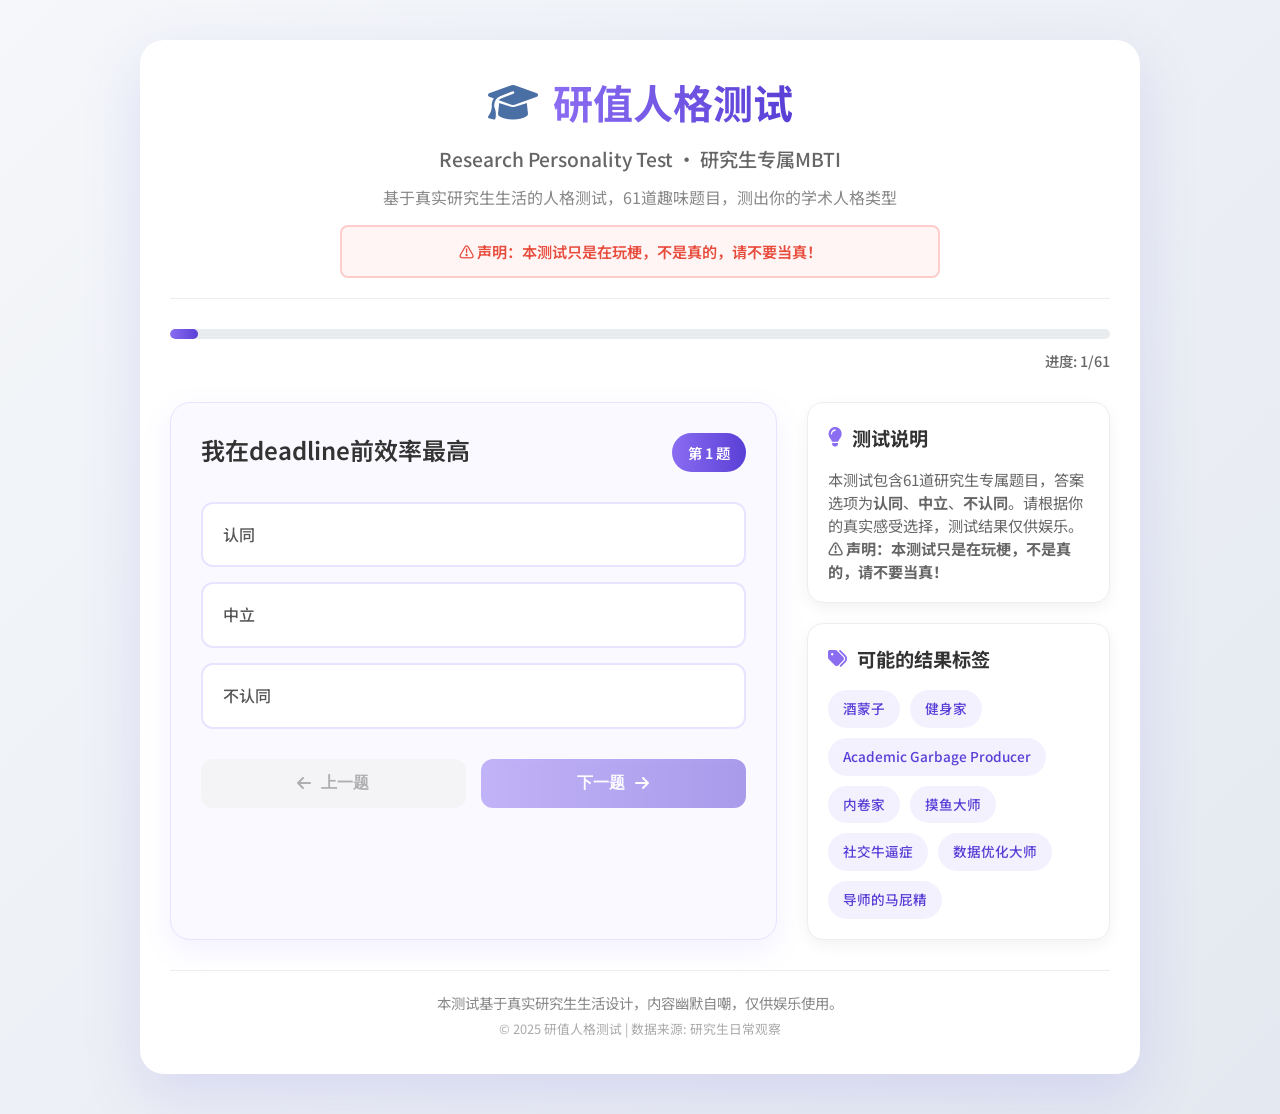
<file: index.html>
<!DOCTYPE html>
<html lang="zh-CN">
<head>
    <meta charset="UTF-8">
    <meta name="viewport" content="width=device-width, initial-scale=1.0">
    <title>研值人格测试 - 研究生专属MBTI</title>
    <link rel="stylesheet" href="style.css">
    <link rel="stylesheet" href="https://cdnjs.cloudflare.com/ajax/libs/font-awesome/6.4.0/css/all.min.css">
    <link href="https://fonts.googleapis.com/css2?family=Noto+Sans+SC:wght@300;400;500;700&family=Poppins:wght@300;400;500;600&display=swap" rel="stylesheet">
</head>
<body>
    <div class="container">
        <header class="header">
            <div class="logo">
                <i class="fas fa-graduation-cap"></i>
                <h1>研值人格测试</h1>
            </div>
            <p class="subtitle">Research Personality Test · 研究生专属MBTI</p>
            <p class="description">基于真实研究生生活的人格测试，61道趣味题目，测出你的学术人格类型</p>
            <p class="disclaimer">⚠️ 声明：本测试只是在玩梗，不是真的，请不要当真！</p>
        </header>

        <div class="progress-container">
            <div class="progress-bar" id="progressBar"></div>
            <div class="progress-text">进度: <span id="currentQuestion">1</span>/<span id="totalQuestions">61</span></div>
        </div>

        <main class="test-container">
            <div class="question-card">
                <div class="question-header">
                    <h2 id="questionText">题目加载中...</h2>
                    <div class="question-number">第 <span id="questionIndex">1</span> 题</div>
                </div>
                
                <div class="options-container" id="optionsContainer">
                    <!-- 选项将通过JS动态生成 -->
                </div>

                <div class="navigation">
                    <button class="btn btn-prev" id="prevBtn" disabled>
                        <i class="fas fa-arrow-left"></i> 上一题
                    </button>
                    <button class="btn btn-next" id="nextBtn">
                        下一题 <i class="fas fa-arrow-right"></i>
                    </button>
                    <button class="btn btn-submit" id="submitBtn" style="display: none;">
                        <i class="fas fa-paper-plane"></i> 查看结果
                    </button>
                </div>
            </div>

            <div class="info-panel">
                <div class="info-box">
                    <h3><i class="fas fa-lightbulb"></i> 测试说明</h3>
                    <p>本测试包含61道研究生专属题目，答案选项为<strong>认同</strong>、<strong>中立</strong>、<strong>不认同</strong>。请根据你的真实感受选择，测试结果仅供娱乐。</p>
                    <p><strong>⚠️ 声明：本测试只是在玩梗，不是真的，请不要当真！</strong></p>
                </div>
                <div class="info-box">
                    <h3><i class="fas fa-tags"></i> 可能的结果标签</h3>
                    <div class="tags">
                        <span class="tag">酒蒙子</span>
                        <span class="tag">健身家</span>
                        <span class="tag">Academic Garbage Producer</span>
                        <span class="tag">内卷家</span>
                        <span class="tag">摸鱼大师</span>
                        <span class="tag">社交牛逼症</span>
                        <span class="tag">数据优化大师</span>
                        <span class="tag">导师的马屁精</span>
                    </div>
                </div>
            </div>
        </main>

        <footer class="footer">
            <p>本测试基于真实研究生生活设计，内容幽默自嘲，仅供娱乐使用。</p>
            <p class="copyright">© 2025 研值人格测试 | 数据来源: 研究生日常观察</p>
        </footer>
    </div>

    <!-- 结果弹窗 -->
    <div class="modal" id="resultModal">
        <div class="modal-content">
            <div class="modal-header">
                <h2><i class="fas fa-award"></i> 你的研值人格类型是</h2>
                <button class="close-btn" id="closeModal">&times;</button>
            </div>
            <div class="modal-body">
                <div class="result-type" id="resultType">酒蒙子</div>
                <div class="result-description" id="resultDescription">
                    您是实验室的酒蒙子，擅长用酒精缓解科研压力。课题组聚会您永远是气氛担当，但第二天早上可能会后悔。
                </div>
                <div class="result-disclaimer">
                    <p><strong>⚠️ 声明：本测试只是在玩梗，不是真的，请不要当真！</strong></p>
                </div>
                <div class="result-details">
                    <h3><i class="fas fa-chart-bar"></i> 维度分析</h3>
                    <div class="dimensions">
                        <div class="dimension">
                            <span class="dim-label">学术力</span>
                            <div class="dim-bar"><div class="dim-fill" style="width: 60%"></div></div>
                            <span class="dim-value">60%</span>
                        </div>
                        <div class="dimension">
                            <span class="dim-label">抗压力</span>
                            <div class="dim-bar"><div class="dim-fill" style="width: 85%"></div></div>
                            <span class="dim-value">85%</span>
                        </div>
                        <div class="dimension">
                            <span class="dim-label">玩梗力</span>
                            <div class="dim-bar"><div class="dim-fill" style="width: 90%"></div></div>
                            <span class="dim-value">90%</span>
                        </div>
                    </div>
                </div>
                <div class="share-section">
                    <h3><i class="fas fa-share-alt"></i> 分享结果</h3>
                    <div class="share-buttons">
                        <button class="share-btn wechat"><i class="fab fa-weixin"></i> 微信</button>
                        <button class="share-btn weibo"><i class="fab fa-weibo"></i> 微博</button>
                        <button class="share-btn copy"><i class="fas fa-copy"></i> 复制链接</button>
                    </div>
                </div>
            </div>
            <div class="modal-footer">
                <button class="btn btn-retake" id="retakeBtn">
                    <i class="fas fa-redo"></i> 重新测试
                </button>
            </div>
        </div>
    </div>

    <script src="script.js"></script>
</body>
</html>
</file>
<file: style.css>
/* 基础样式重置 */
* {
    margin: 0;
    padding: 0;
    box-sizing: border-box;
}

body {
    font-family: 'Noto Sans SC', 'Poppins', sans-serif;
    background: linear-gradient(135deg, #f5f7fa 0%, #e4e8f0 100%);
    color: #333;
    line-height: 1.6;
    min-height: 100vh;
    padding: 20px;
    display: flex;
    justify-content: center;
    align-items: center;
}

.container {
    max-width: 1000px;
    width: 100%;
    background-color: white;
    border-radius: 24px;
    box-shadow: 0 20px 60px rgba(98, 85, 227, 0.15);
    overflow: hidden;
    padding: 30px;
    margin: 20px;
}

/* 头部样式 */
.header {
    text-align: center;
    margin-bottom: 30px;
    padding-bottom: 20px;
    border-bottom: 1px solid #eee;
}

.logo {
    display: flex;
    align-items: center;
    justify-content: center;
    gap: 15px;
    margin-bottom: 10px;
}

.logo i {
    font-size: 2.5rem;
    color: #4A6FA5;
}

.logo h1 {
    font-size: 2.5rem;
    font-weight: 700;
    background: linear-gradient(90deg, #8a6df1, #5a3fd6);
    -webkit-background-clip: text;
    background-clip: text;
    color: transparent;
}

.subtitle {
    font-size: 1.2rem;
    color: #666;
    margin-bottom: 10px;
    font-weight: 500;
}

.description {
    font-size: 1rem;
    color: #888;
    max-width: 600px;
    margin: 0 auto;
}

.disclaimer {
    font-size: 0.95rem;
    color: #e74c3c;
    max-width: 600px;
    margin: 15px auto 0;
    font-weight: 600;
    background-color: #fff5f5;
    padding: 12px 20px;
    border-radius: 8px;
    border: 2px solid #ffcccc;
}

.result-disclaimer {
    text-align: center;
    margin: 20px 0;
    padding: 15px;
    background-color: #fff5f5;
    border-radius: 12px;
    border: 2px solid #ffcccc;
}

.result-disclaimer p {
    color: #e74c3c;
    font-weight: 600;
    margin: 0;
    font-size: 1rem;
}

/* 进度条样式 */
.progress-container {
    margin-bottom: 30px;
}

.progress-bar {
    height: 10px;
    background-color: #e9ecef;
    border-radius: 5px;
    overflow: hidden;
    margin-bottom: 10px;
    position: relative;
}

.progress-bar::after {
    content: '';
    position: absolute;
    top: 0;
    left: 0;
    height: 100%;
    width: 3%; /* 初始进度 */
    background: linear-gradient(90deg, #8a6df1, #5a3fd6);
    border-radius: 5px;
    transition: width 0.5s ease;
}

.progress-text {
    text-align: right;
    font-size: 0.9rem;
    color: #666;
    font-weight: 500;
}

/* 测试容器 */
.test-container {
    display: grid;
    grid-template-columns: 2fr 1fr;
    gap: 30px;
    margin-bottom: 30px;
}

@media (max-width: 768px) {
    .test-container {
        grid-template-columns: 1fr;
    }
}

/* 题目卡片 */
.question-card {
    background: #f9f9ff;
    border-radius: 20px;
    padding: 30px;
    box-shadow: 0 10px 30px rgba(138, 109, 241, 0.1);
    border: 1px solid #e8e3ff;
}

.question-header {
    display: flex;
    justify-content: space-between;
    align-items: flex-start;
    margin-bottom: 30px;
}

.question-header h2 {
    font-size: 1.5rem;
    font-weight: 600;
    color: #333;
    line-height: 1.4;
    flex: 1;
}

.question-number {
    background: linear-gradient(90deg, #8a6df1, #5a3fd6);
    color: white;
    padding: 8px 16px;
    border-radius: 50px;
    font-weight: 600;
    font-size: 0.9rem;
    margin-left: 15px;
}

/* 选项容器 */
.options-container {
    margin-bottom: 30px;
}

.option {
    display: block;
    background: white;
    border: 2px solid #e8e3ff;
    border-radius: 12px;
    padding: 18px 20px;
    margin-bottom: 15px;
    cursor: pointer;
    transition: all 0.3s ease;
    font-size: 1rem;
    font-weight: 500;
    color: #555;
    position: relative;
}

.option:hover {
    border-color: #8a6df1;
    transform: translateY(-3px);
    box-shadow: 0 5px 15px rgba(138, 109, 241, 0.2);
}

.option.selected {
    border-color: #5a3fd6;
    background-color: #f4f1ff;
    color: #5a3fd6;
}

.option.selected::after {
    content: '✓';
    position: absolute;
    right: 20px;
    top: 50%;
    transform: translateY(-50%);
    color: #5a3fd6;
    font-weight: bold;
}

/* 导航按钮 */
.navigation {
    display: flex;
    justify-content: space-between;
    align-items: center;
    gap: 15px;
}

.btn {
    padding: 14px 28px;
    border: none;
    border-radius: 12px;
    font-size: 1rem;
    font-weight: 600;
    cursor: pointer;
    transition: all 0.3s ease;
    display: flex;
    align-items: center;
    justify-content: center;
    gap: 10px;
}

.btn-prev {
    background-color: #f0f0f0;
    color: #666;
    flex: 1;
}

.btn-prev:hover:not(:disabled) {
    background-color: #e0e0e0;
}

.btn-next {
    background: linear-gradient(90deg, #8a6df1, #5a3fd6);
    color: white;
    flex: 1;
}

.btn-next:hover {
    transform: translateY(-3px);
    box-shadow: 0 10px 20px rgba(138, 109, 241, 0.3);
}

.btn-submit {
    background: linear-gradient(90deg, #ff7eb3, #ff758c);
    color: white;
    flex: 1;
}

.btn-submit:hover {
    transform: translateY(-3px);
    box-shadow: 0 10px 20px rgba(255, 117, 140, 0.3);
}

.btn-retake {
    background: linear-gradient(90deg, #36d1dc, #5b86e5);
    color: white;
    width: 100%;
}

.btn-retake:hover {
    transform: translateY(-3px);
    box-shadow: 0 10px 20px rgba(91, 134, 229, 0.3);
}

.btn:disabled {
    opacity: 0.5;
    cursor: not-allowed;
}

/* 信息面板 */
.info-panel {
    display: flex;
    flex-direction: column;
    gap: 20px;
}

.info-box {
    background: white;
    border-radius: 16px;
    padding: 20px;
    box-shadow: 0 5px 15px rgba(0, 0, 0, 0.05);
    border: 1px solid #eee;
}

.info-box h3 {
    display: flex;
    align-items: center;
    gap: 10px;
    font-size: 1.2rem;
    margin-bottom: 15px;
    color: #333;
}

.info-box h3 i {
    color: #8a6df1;
}

.info-box p {
    color: #666;
    font-size: 0.95rem;
    line-height: 1.5;
}

.tags {
    display: flex;
    flex-wrap: wrap;
    gap: 10px;
}

.tag {
    background: #f4f1ff;
    color: #5a3fd6;
    padding: 8px 15px;
    border-radius: 50px;
    font-size: 0.85rem;
    font-weight: 500;
}

/* 页脚 */
.footer {
    text-align: center;
    padding-top: 20px;
    border-top: 1px solid #eee;
    color: #888;
    font-size: 0.9rem;
}

.footer p {
    margin-bottom: 5px;
}

.copyright {
    font-size: 0.8rem;
    color: #aaa;
}

/* 结果弹窗 */
.modal {
    display: none;
    position: fixed;
    top: 0;
    left: 0;
    width: 100%;
    height: 100%;
    background-color: rgba(0, 0, 0, 0.7);
    z-index: 1000;
    justify-content: center;
    align-items: center;
    padding: 20px;
}

.modal-content {
    background: white;
    border-radius: 24px;
    width: 100%;
    max-width: 600px;
    overflow: hidden;
    box-shadow: 0 30px 80px rgba(0, 0, 0, 0.3);
    animation: modalAppear 0.5s ease;
}

@keyframes modalAppear {
    from {
        opacity: 0;
        transform: translateY(30px);
    }
    to {
        opacity: 1;
        transform: translateY(0);
    }
}

.modal-header {
    display: flex;
    justify-content: space-between;
    align-items: center;
    padding: 25px 30px;
    background: linear-gradient(90deg, #8a6df1, #5a3fd6);
    color: white;
}

.modal-header h2 {
    font-size: 1.8rem;
    font-weight: 700;
    display: flex;
    align-items: center;
    gap: 10px;
}

.close-btn {
    background: none;
    border: none;
    color: white;
    font-size: 2.5rem;
    cursor: pointer;
    line-height: 1;
    padding: 0;
    width: 40px;
    height: 40px;
    display: flex;
    align-items: center;
    justify-content: center;
    border-radius: 50%;
    transition: background-color 0.3s;
}

.close-btn:hover {
    background-color: rgba(255, 255, 255, 0.2);
}

.modal-body {
    padding: 30px;
}

.result-type {
    font-size: 3rem;
    font-weight: 800;
    text-align: center;
    margin-bottom: 20px;
    background: linear-gradient(90deg, #8a6df1, #ff7eb3);
    -webkit-background-clip: text;
    background-clip: text;
    color: transparent;
    line-height: 1;
}

.result-description {
    font-size: 1.1rem;
    color: #555;
    text-align: center;
    margin-bottom: 30px;
    line-height: 1.6;
    padding: 0 10px;
}

.result-details {
    margin-bottom: 30px;
}

.result-details h3 {
    display: flex;
    align-items: center;
    gap: 10px;
    margin-bottom: 20px;
    color: #333;
    font-size: 1.3rem;
}

.dimensions {
    display: flex;
    flex-direction: column;
    gap: 15px;
}

.dimension {
    display: flex;
    align-items: center;
    gap: 15px;
}

.dim-label {
    width: 100px;
    font-weight: 600;
    color: #555;
}

.dim-bar {
    flex: 1;
    height: 12px;
    background-color: #e9ecef;
    border-radius: 6px;
    overflow: hidden;
}

.dim-fill {
    height: 100%;
    background: linear-gradient(90deg, #8a6df1, #5a3fd6);
    border-radius: 6px;
}

.dim-value {
    width: 50px;
    text-align: right;
    font-weight: 700;
    color: #5a3fd6;
}

.share-section h3 {
    display: flex;
    align-items: center;
    gap: 10px;
    margin-bottom: 15px;
    color: #333;
    font-size: 1.3rem;
}

.share-buttons {
    display: flex;
    gap: 15px;
    justify-content: center;
}

.share-btn {
    padding: 12px 20px;
    border: none;
    border-radius: 10px;
    font-size: 1rem;
    font-weight: 600;
    cursor: pointer;
    transition: all 0.3s ease;
    display: flex;
    align-items: center;
    gap: 8px;
}

.share-btn.wechat {
    background-color: #09bb07;
    color: white;
}

.share-btn.weibo {
    background-color: #e6162d;
    color: white;
}

.share-btn.copy {
    background-color: #6c757d;
    color: white;
}

.share-btn:hover {
    transform: translateY(-3px);
    box-shadow: 0 5px 15px rgba(0, 0, 0, 0.2);
}

.modal-footer {
    padding: 20px 30px;
    border-top: 1px solid #eee;
}

/* 响应式调整 */
@media (max-width: 576px) {
    .container {
        padding: 20px;
        margin: 10px;
    }
    
    .logo h1 {
        font-size: 2rem;
    }
    
    .subtitle {
        font-size: 1rem;
    }
    
    .question-header {
        flex-direction: column;
        gap: 15px;
    }
    
    .question-number {
        align-self: flex-start;
    }
    
    .navigation {
        flex-direction: column;
    }
    
    .btn {
        width: 100%;
    }
    
    .share-buttons {
        flex-direction: column;
    }
    
    .result-type {
        font-size: 2.5rem;
    }
}
</file>
